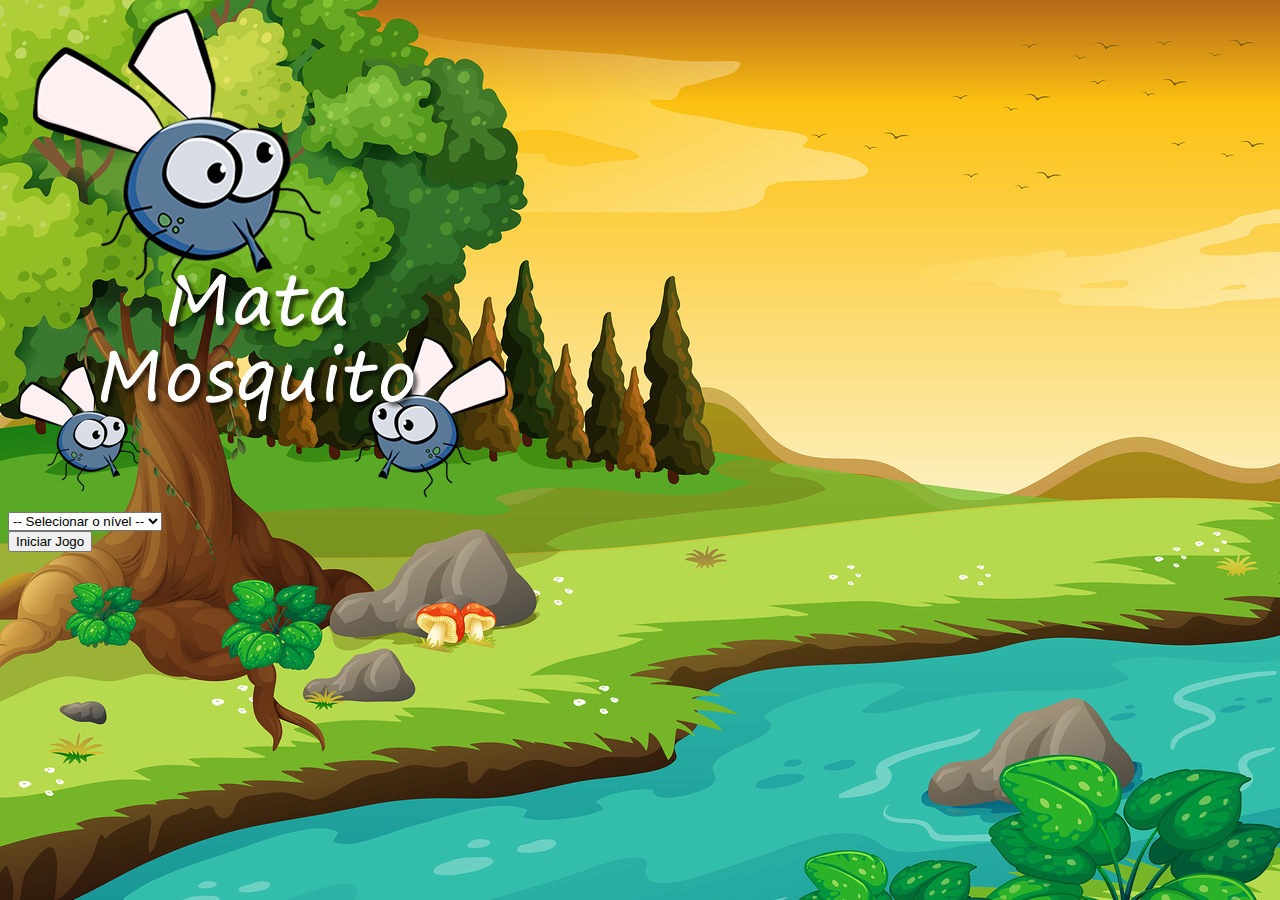
<file: index.html>
<!DOCTYPE html>
<html lang="en">
<head>
    <meta charset="UTF-8">
    <meta name="viewport" content="width=device-width, initial-scale=1.0">
    <title>Document</title>
    <link rel="stylesheet" href="https://stackpath.bootstrapcdn.com/bootstrap/4.5.0/css/bootstrap.min.css" integrity="sha384-9aIt2nRpC12Uk9gS9baDl411NQApFmC26EwAOH8WgZl5MYYxFfc+NcPb1dKGj7Sk" crossorigin="anonymous">
    <link rel="stylesheet" href="estilo.css">
    <script>
        function iniciarJogo(){
            
            var nivel = document.getElementById('nivel').value

            if(nivel ===''){
                alert('Selecione um nível para iniciar o jogo!')
                return false
            }

            window.location.href = "app.html?" + nivel
        }
    </script>
</head>
<body>
        <div class="container">
            <div class="row">
                <div class="col">
                    <div class="d-flex justify-content-center">
                        <img src="imagens/game.png" alt="vitoria">
                    </div>    
                </div>
            </div>

            <div class="row">
                <div class="col">
                    <div class="d-flex justify-content-center">
                        <div class="mb-2">
                            <select class="form-control" id="nivel">
                                <option value="">-- Selecionar o nível --</option>
                                <option value="normal">Normal : )</option>
                                <option value="dificil">Difícil : |</option>
                                <option value="impossivel">Impossível :'(</option>
                            </select>
                        </div>
                    </div>
                </div>
            </div>            

            <div class="row">
                <div class="col">
                    <div class="d-flex justify-content-center">
                        <button type="button" class="btn btn-danger btn-lg" onclick="iniciarJogo()" >Iniciar Jogo</button>
                    </div>    
                </div>
            </div>
        </div>
    
</body>
</html>
</file>
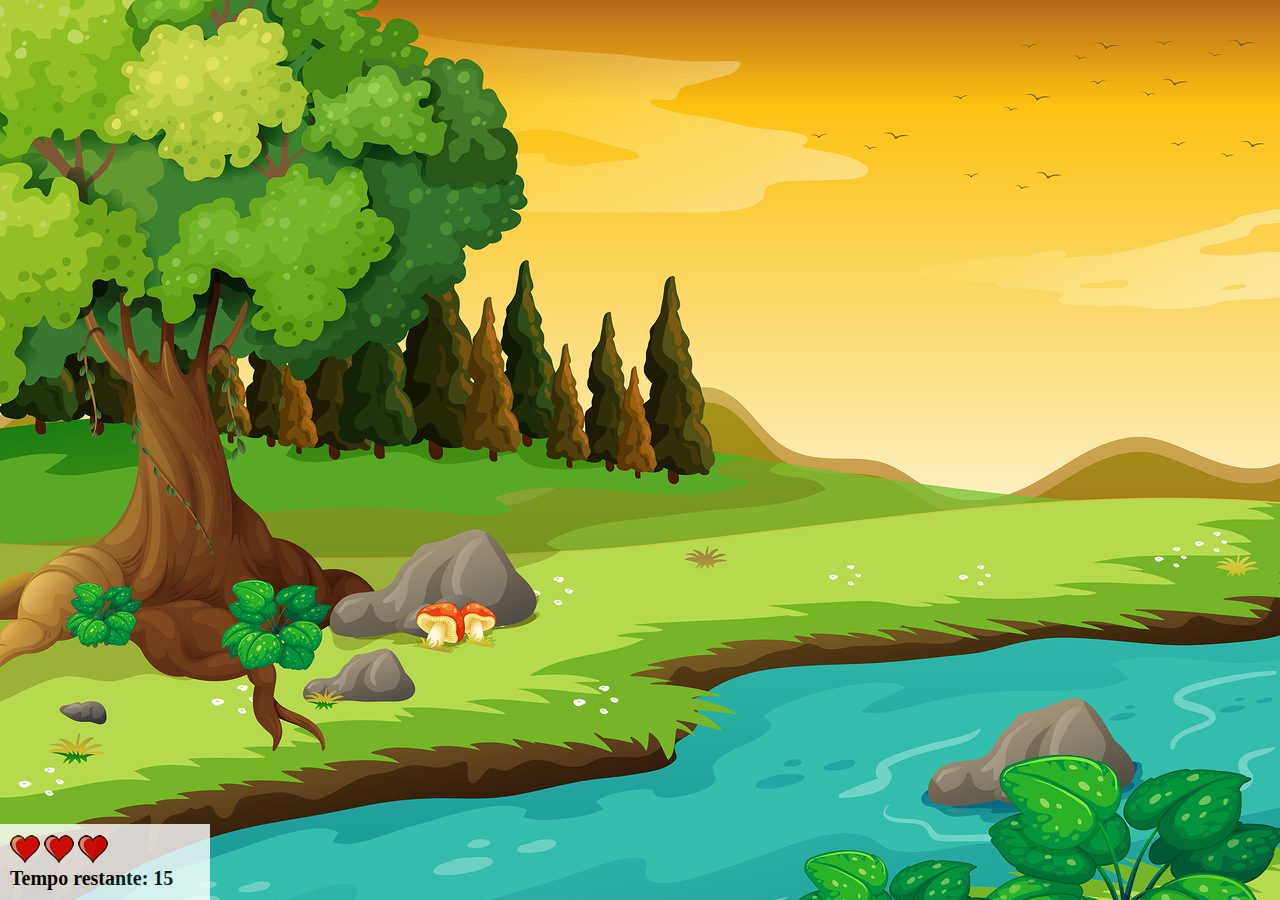
<file: app.html>
<!DOCTYPE html>
<html>
<head>
    
    <title>Document</title>
    <link rel="stylesheet" href="estilo.css"/>
    <script src="jogo.js"></script>
</head>
<body onresize="ajustaTamanhoPalcoJogo()">
    <div class="painel">
        <div class="vidas">
            <img id="v1" src="imagens/coracao_cheio.png"/>
            <img id="v2" src="imagens/coracao_cheio.png"/>
            <img id="v3" src="imagens/coracao_cheio.png"/>
        </div>  

        <div class="cronometro">Tempo restante: <span id="cronometro"></span></div>
        
    </div>
    
<script>
    document.getElementById('cronometro').innerHTML = tempo
   var criaMosquito = setInterval(function(){
        posicaoRandomica()
    }, criaMosquitoTempo)
</script>

</body>
</html>
</file>
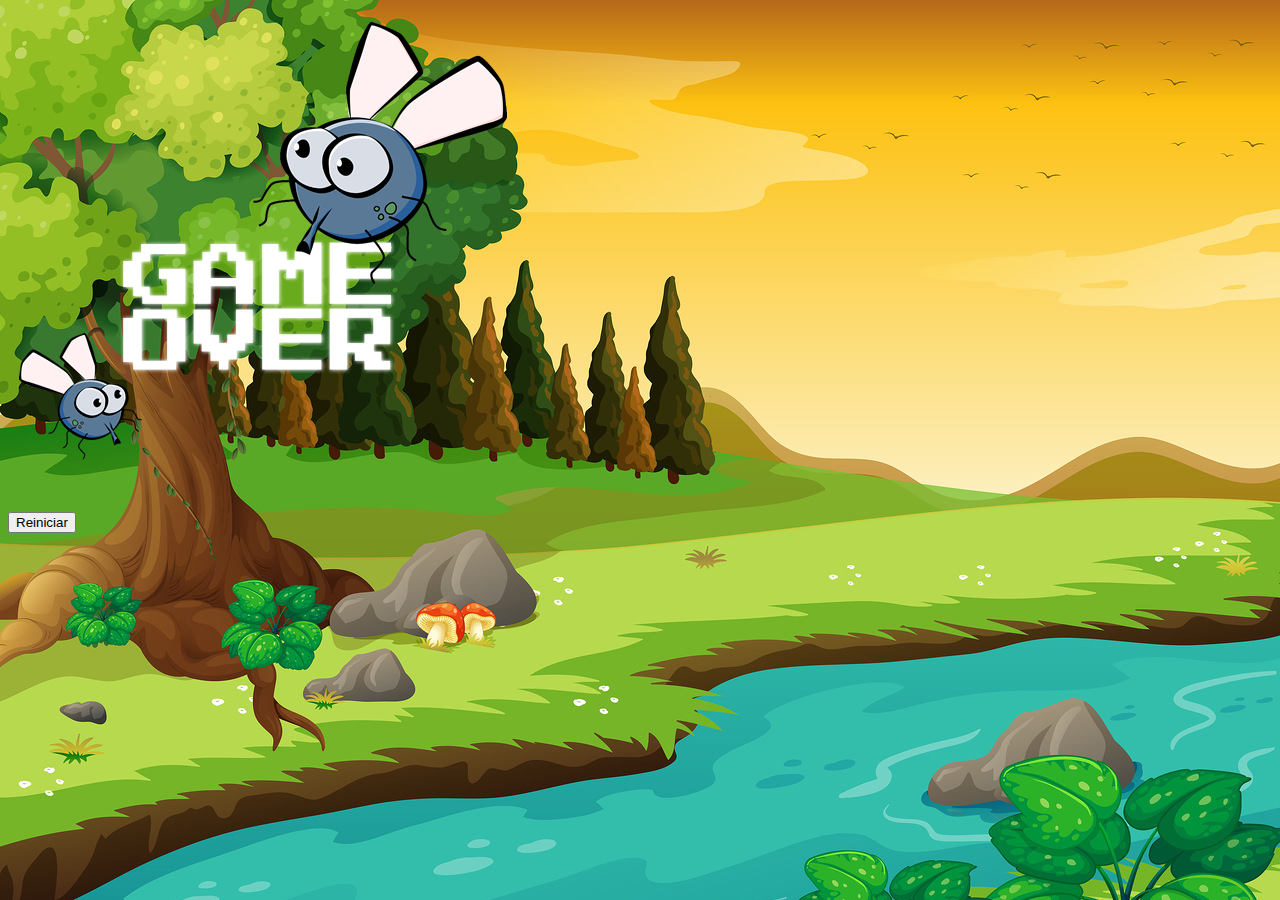
<file: fim_de_jogo.html>
<!DOCTYPE html>
<html lang="en">
<head>
    <meta charset="UTF-8">
    <meta name="viewport" content="width=device-width, initial-scale=1.0">
    <title>Document</title>
    <link rel="stylesheet" href="https://stackpath.bootstrapcdn.com/bootstrap/4.5.0/css/bootstrap.min.css" integrity="sha384-9aIt2nRpC12Uk9gS9baDl411NQApFmC26EwAOH8WgZl5MYYxFfc+NcPb1dKGj7Sk" crossorigin="anonymous">
    <link rel="stylesheet" href="estilo.css">
</head>
<body>
        <div class="container">
            <div class="row">
                <div class="col">
                    <div class="d-flex justify-content-center">
                        <img src="imagens/game_over.png" alt="game over">
                    </div>    
                </div>
            </div>

            <div class="row">
                <div class="col">
                    <div class="d-flex justify-content-center">
                        <button type="button" class="btn btn-dark btn-lg" onclick="window.location.href = 'index.html'">Reiniciar</button>
                    </div>    
                </div>
            </div>
        </div>
    
</body>
</html>
</file>
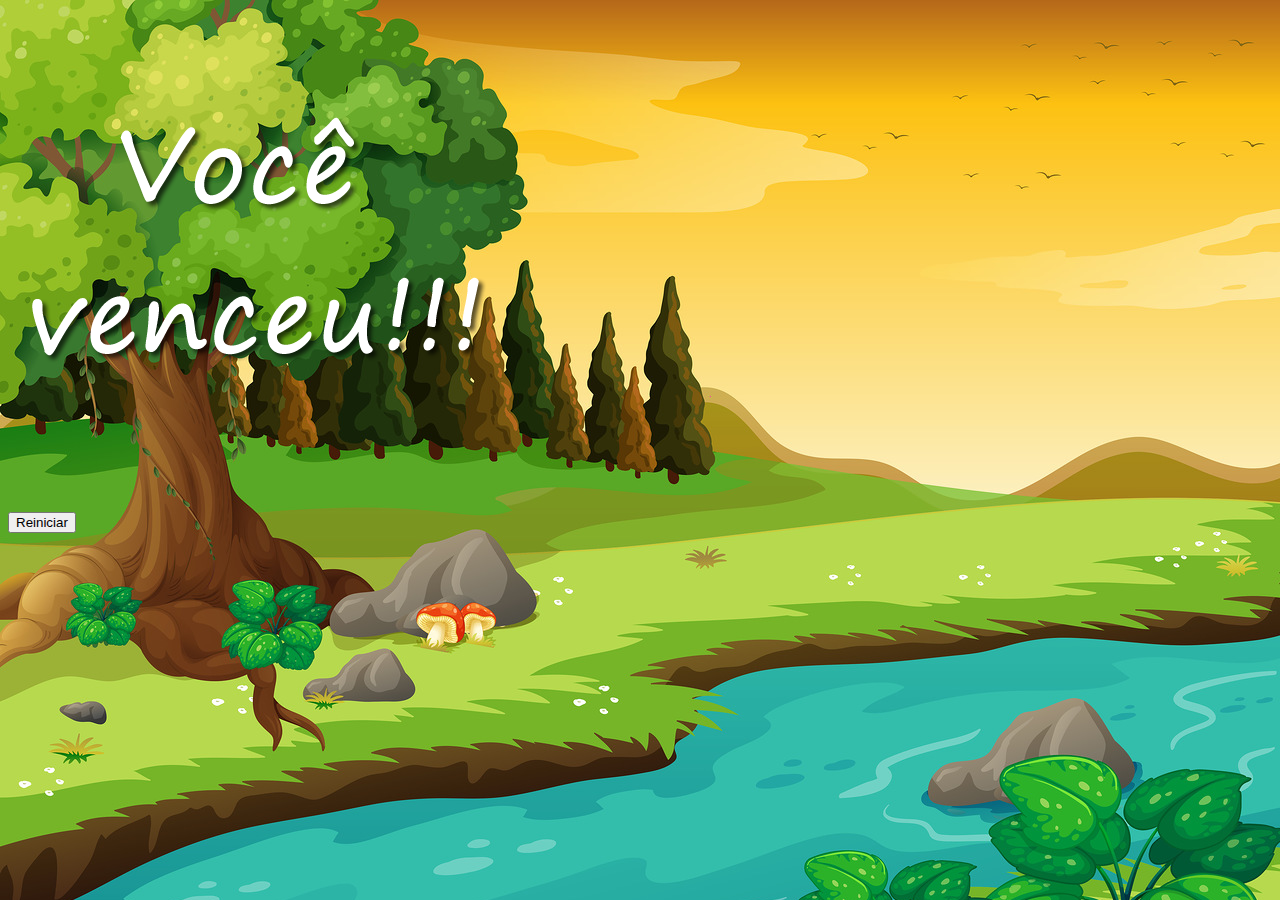
<file: vitoria.html>
<!DOCTYPE html>
<html lang="en">
<head>
    <meta charset="UTF-8">
    <meta name="viewport" content="width=device-width, initial-scale=1.0">
    <title>Document</title>
    <link rel="stylesheet" href="https://stackpath.bootstrapcdn.com/bootstrap/4.5.0/css/bootstrap.min.css" integrity="sha384-9aIt2nRpC12Uk9gS9baDl411NQApFmC26EwAOH8WgZl5MYYxFfc+NcPb1dKGj7Sk" crossorigin="anonymous">
    <link rel="stylesheet" href="estilo.css">
</head>
<body>
        <div class="container">
            <div class="row">
                <div class="col">
                    <div class="d-flex justify-content-center">
                        <img src="imagens/vitoria.png" alt="vitoria">
                    </div>    
                </div>
            </div>

            <div class="row">
                <div class="col">
                    <div class="d-flex justify-content-center">
                        <button type="button" class="btn btn-dark btn-lg" onclick="window.location.href = 'index.html'">Reiniciar</button>
                    </div>    
                </div>
            </div>
        </div>
    
</body>
</html>
</file>
<file: estilo.css>
html{
    cursor: url(imagens/mata_mosca.png) 30 30, auto;
}
body{
    background-image: url(imagens/bg.jpg);
    background-repeat: no-repeat;
    
}

.mosquito1{
    width:50px;
    height: 50px;
}

.mosquito2{
    width:70px;
    height: 70px;
}

.mosquito3{
    width:90px;
    height: 90px;
}

/*Fazer a imagem do mosquito inverter*/
.ladoA{
    transform: scaleX(1);
}

.ladoB{
    transform: scaleX(-1);
}
/*fim*/
.painel{
    position: absolute;
    width: 190px;
    padding: 10px;
    left: 0px;
    bottom: 0px;
    border-top: solid 1px #fff;
    background-color: #fff;
    opacity: 0.8;

}

.vidas{
    float: left;
}

.cronometro{
    float: left;
    font-size: 20px;
    font-weight: bold;
}
</file>
